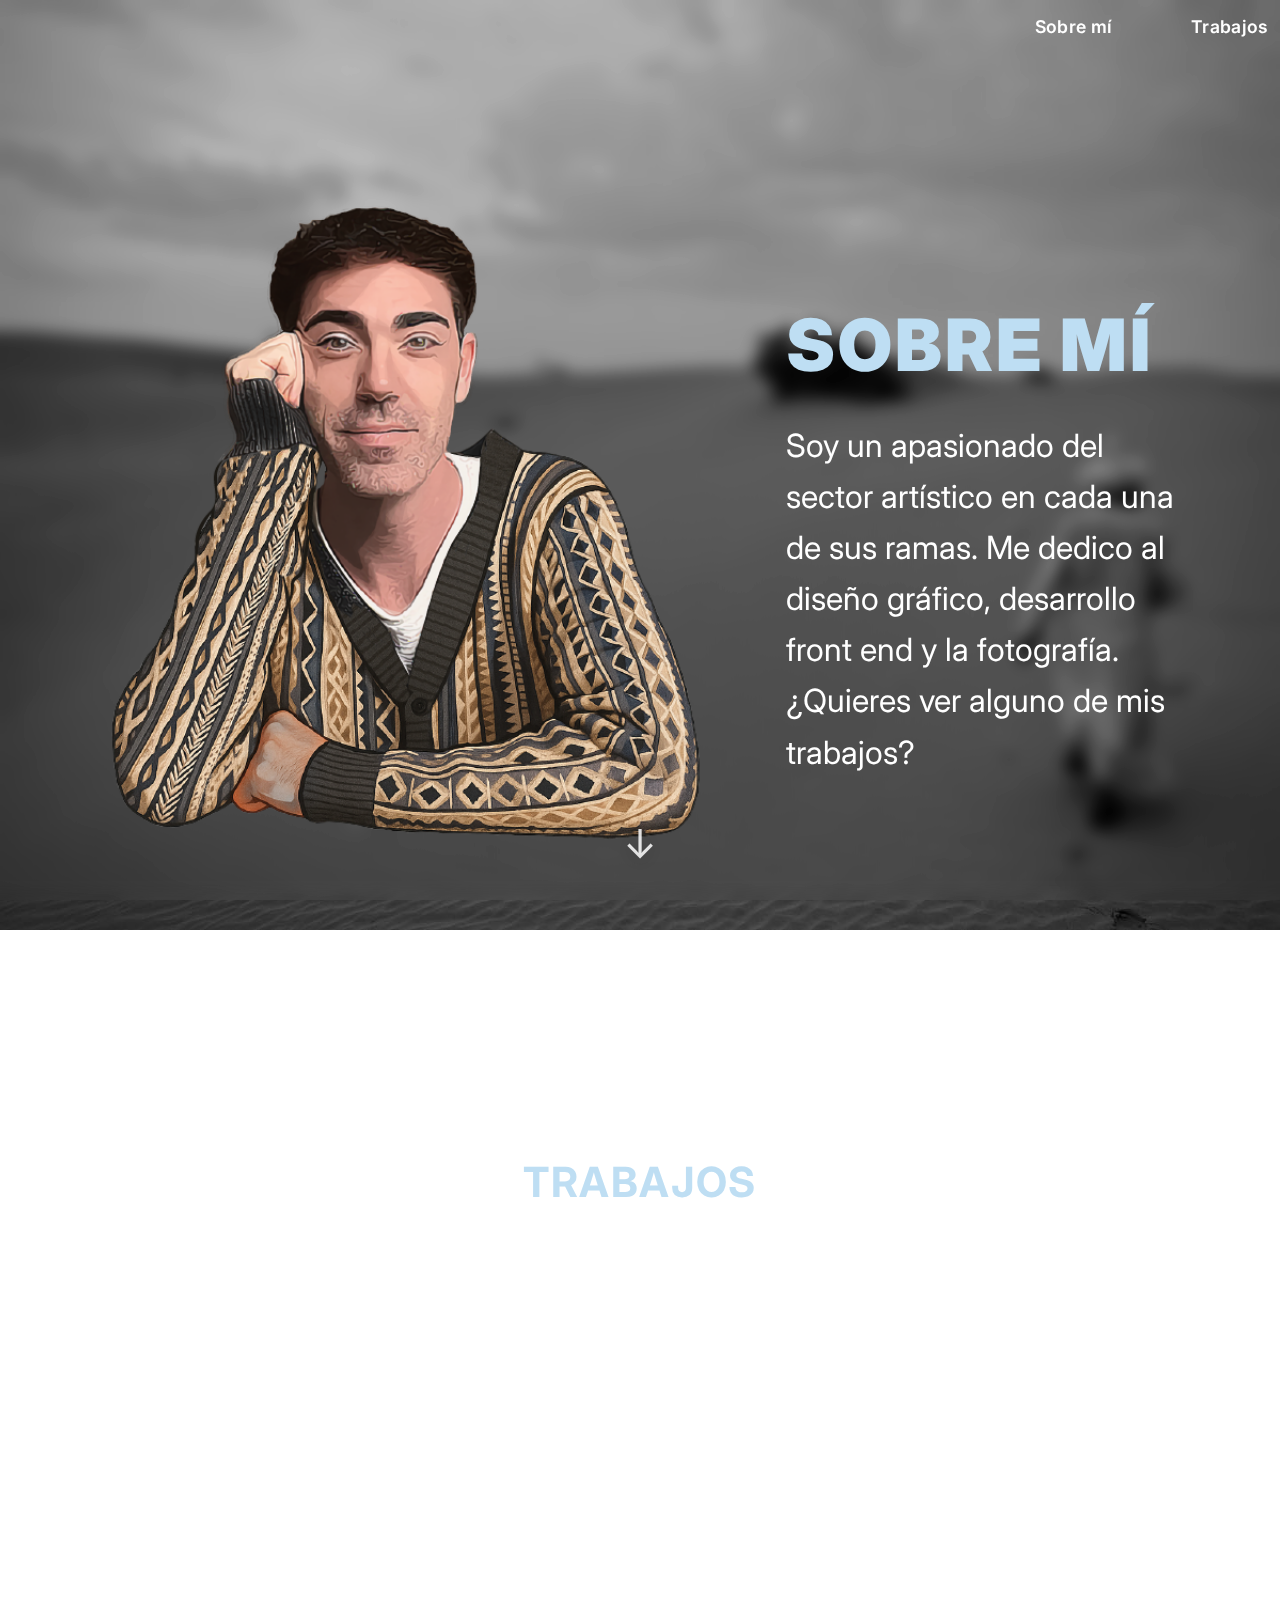
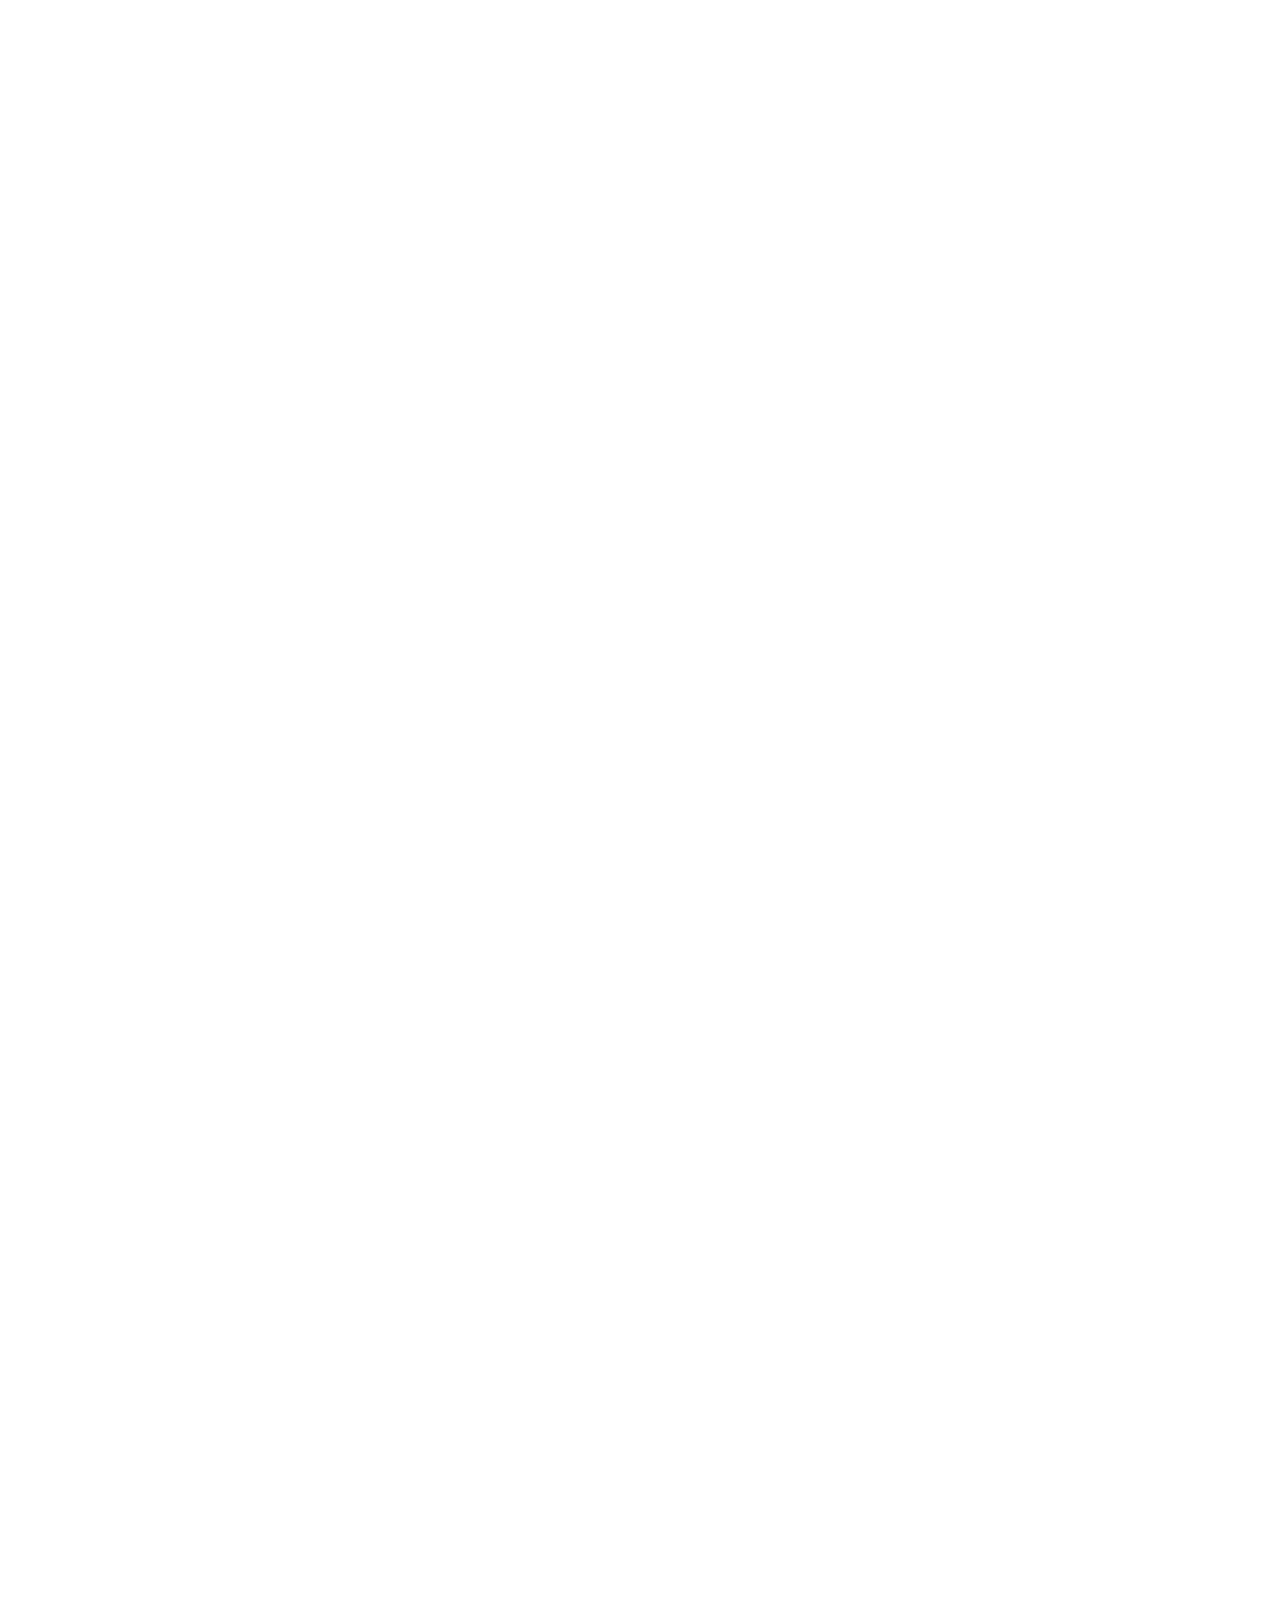
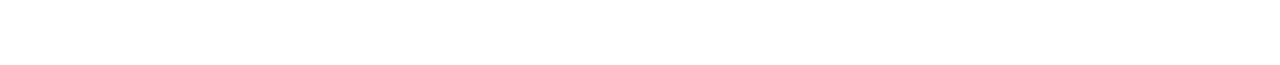
<file: index.html>
<!DOCTYPE html>
<html lang="es">
<head>
    <meta charset="UTF-8">
    <meta name="viewport" content="width=device-width, initial-scale=1.0">
    <title>Portfolio 2025</title>
    <link href="https://fonts.googleapis.com/css2?family=Inter:wght@400;600;900&family=Montserrat:wght@400;600;700;900&display=swap" rel="stylesheet">
    <link rel="stylesheet" href="styles.css">
    <style>
        body {
            background-image: url('./imagenes/fondomain.jpg');
            background-size: cover;
            background-position: center center;
            background-repeat: no-repeat;
            background-attachment: fixed;
        }
        body::before {
            display: none !important;
        }
    </style>
</head>
<body> 
    <header class="header">
        <nav class="nav">
            <a href="#sobre-mi" class="nav-link active">Sobre mí</a>
            <a href="#trabajos" class="nav-link">Trabajos</a>
        </nav>
    </header>

    <main>
        <section id="sobre-mi" class="section" style="background: none; margin-bottom: 0; padding-bottom: 2.5rem;">
            <div class="about-container" style="display: flex; justify-content: flex-start; align-items: center; gap: 4rem; padding-left: 2rem;">
                <img src="imagenes/fotobio.png" alt="Profile" class="profile-img transparent-bg no-crop" style="width: 600px; height: auto;">
                <div class="about-text">
                    <h2 style="text-transform:uppercase; color:var(--accent); font-size:4.5rem; margin-bottom:2rem;">SOBRE MÍ</h2>
                    <p style="font-size:2rem; line-height:1.6; max-width:1200px;">Soy un apasionado del sector artístico en cada una de sus ramas. Me dedico al diseño gráfico, desarrollo front end y la fotografía. ¿Quieres ver alguno de mis trabajos?</p>
                </div>
            </div>
        </section>
        <span class="scroll-down-arrow">&#8595;</span>
        <section id="trabajos" class="section" style="background: none; margin-top: 0; padding-top: 1.5rem;">
            <h1 style="text-align:center; color:var(--accent); text-transform:uppercase; font-size:2.6rem; margin-bottom:1.5rem;">TRABAJOS</h1>
            <h2 style="text-align:center; color:#fff; text-transform:uppercase; margin:3.5rem 0 1.5rem 0;">FOTOGRAFÍA</h2>
            <div class="photo-styles-grid" style="display:grid;grid-template-columns:repeat(4,1fr);gap:2rem;margin:0 auto;padding:1.5rem 0;max-width:100%;">
                <div class="photo-style-card fade-in" data-style="Animal">
                    <img src="imagenes/Animal/Fotografia/Animal/1.jpg" alt="Animales" class="photo-style-img">
                    <div class="card-overlay"></div>
                    <h3>Animales</h3>
                </div>
                <div class="photo-style-card fade-in" data-style="Arquitectura">
                    <img src="imagenes/Animal/Fotografia/Arquitectura/2.jpg" alt="Arquitectura" class="photo-style-img">
                    <div class="card-overlay"></div>
                    <h3>Arquitectura</h3>
                </div>
                <div class="photo-style-card fade-in" data-style="Calle">
                    <img src="imagenes/Animal/Fotografia/Calle/3.jpg" alt="Calle" class="photo-style-img">
                    <div class="card-overlay"></div>
                    <h3>Calle</h3>
                </div>
                <div class="photo-style-card fade-in" data-style="Estilo de vida">
                    <img src="imagenes/Animal/Fotografia/Estilo de vida/6.jpg" alt="Estilo de vida" class="photo-style-img">
                    <div class="card-overlay"></div>
                    <h3>Estilo de vida</h3>
                </div>
                <div class="photo-style-card fade-in" data-style="Naturaleza">
                    <img src="imagenes/Animal/Fotografia/Naturaleza/1.jpg" alt="Naturaleza" class="photo-style-img">
                    <div class="card-overlay"></div>
                    <h3>Naturaleza</h3>
                </div>
                <div class="photo-style-card fade-in" data-style="Paisaje">
                    <img src="imagenes/Animal/Fotografia/Paisaje/1.jpg" alt="Paisaje" class="photo-style-img">
                    <div class="card-overlay"></div>
                    <h3>Paisaje</h3>
                </div>
                <div class="photo-style-card fade-in" data-style="Producto">
                    <img src="imagenes/Animal/Fotografia/Producto/2.jpg" alt="Producto" class="photo-style-img">
                    <div class="card-overlay"></div>
                    <h3>Producto</h3>
                </div>
                <div class="photo-style-card fade-in" data-style="Retratos">
                    <img src="imagenes/Animal/Fotografia/Retratos/1.jpg" alt="Retratos" class="photo-style-img">
                    <div class="card-overlay"></div>
                    <h3>Retratos</h3>
                </div>
            </div>
            <h2 style="text-align:center; color:#fff; text-transform:uppercase; margin:3.5rem 0 1.5rem 0;">DESARROLLO WEB</h2>
            <div class="creative-styles-grid">
                <div class="creative-style-card fade-in" data-style="Nalion">
                    <img src="imagenes/desweb/Nalion/Diseño Cartel película.png" alt="Nalion" class="creative-style-img" style="object-fit:contain;background:#fff;">
                    <div class="card-overlay"></div>
                    <h3>Nalion</h3>
                </div>
                <div class="creative-style-card fade-in" data-style="portfolio">
                    <img src="imagenes/desweb/PORTFO/Presentación(DeskTop).png" alt="Portfolio" class="creative-style-img" style="object-fit:contain;background:#fff;">
                    <div class="card-overlay"></div>
                    <h3>Portfolio</h3>
                </div>
                <div class="creative-style-card fade-in" data-style="playwrong">
                    <img src="imagenes/desweb/playwrong/pw1.png" alt="Playwrong" class="creative-style-img" style="object-fit:contain;background:#fff;">
                    <div class="card-overlay"></div>
                    <h3>Playwrong</h3>
                </div>
                <div class="creative-style-card fade-in" data-style="zapateria">
                    <img src="imagenes/desweb/zapateria/larulla.png" alt="Zapatería" class="creative-style-img" style="object-fit:contain;background:#fff;">
                    <div class="card-overlay"></div>
                    <h3>Zapatería</h3>
                </div>
                <div class="creative-style-card fade-in" data-style="zodiaco">
                    <img src="imagenes/desweb/zodiaco/zodiaco.png" alt="Zodiaco" class="creative-style-img">
                    <div class="card-overlay"></div>
                    <h3>Zodiaco</h3>
                </div>
            </div>
            <h2 style="text-align:center; color:#fff; text-transform:uppercase; margin-bottom:1.5rem;">DISEÑO GRÁFICO</h2>
            <div class="creative-styles-grid">
                <div class="creative-style-card fade-in" data-style="ilustracion">
                    <img src="imagenes/diseño/ilustracion/carteles/banatorrela.jpg" alt="Ilustración" class="creative-style-img">
                    <div class="card-overlay"></div>
                    <h3>Ilustración</h3>
                </div>
                <div class="creative-style-card fade-in" data-style="identidad">
                    <img src="imagenes/diseño/identidad/7Metropolis/Coasters/coaster1.jpg" alt="Identidad Corporativa" class="creative-style-img">
                    <div class="card-overlay"></div>
                    <h3>Identidad Corporativa</h3>
                </div>
                <div class="creative-style-card fade-in" data-style="otros">
                    <img src="imagenes/diseño/otros/Packaging cascos 3D.jpg" alt="Otros Proyectos" class="creative-style-img">
                    <div class="card-overlay"></div>
                    <h3>Otros Proyectos</h3>
                </div>
            </div>
        </section>
    </main>
    <script src="main.js"></script>
    <script>
    // Oculta la flecha cuando se ve la sección fotografía
    const arrow = document.querySelector('.scroll-down-arrow');
    const trabajosSection = document.getElementById('trabajos');
    window.addEventListener('scroll', function() {
        if (!arrow || !trabajosSection) return;
        const trabajosTop = trabajosSection.getBoundingClientRect().top;
        if (trabajosTop <= window.innerHeight * 0.5) {
            document.body.classList.add('foto-active');
        } else {
            document.body.classList.remove('foto-active');
        }
    });
    </script>
</body>
</html>
</file>
<file: styles.css>
:root {
    --accent: #bedef3;
    --glass: rgba(255,255,255,0.7);
    --glass-blur: 18px;
    --text: #23272f;
    --gray: #e0e0e0;
    --shadow: 0 8px 32px 0 rgba(31,38,135,0.12);
}

body, html {
    font-family: 'Inter', 'Montserrat', 'Segoe UI', Arial, sans-serif;
}

body {
  background-image: url('./imagenes/fondomain.jpg') !important;
  background-size: cover !important;
  background-position: center center !important;
  background-repeat: no-repeat !important;
  background-attachment: fixed !important;
  /* El blur solo al fondo, no al contenido */
  min-height: 100vh;
  margin: 0;
  padding: 0;
  position: relative;
}

body::before {
  content: '';
  position: fixed;
  top: 0; left: 0; width: 100vw; height: 100vh;
  z-index: -1;
  background: inherit;
  filter: blur(3px);
  pointer-events: none;
}

html {
    min-height: 100vh;
}

body::before {
    display: none !important;
}

.header,
.section,
.category-content,
#trabajos.section,
.creative-styles-grid,
.photo-styles-grid,
.creative-style-card,
.photo-style-card,
.glass,
.projects-grid,
.gallery,
.gallery-item,
.project-card {
    background: transparent !important;
    box-shadow: none !important;
    backdrop-filter: none !important;
    font-family: inherit;
}

.header {
    position: sticky;
    top: 0;
    width: 100%;
    padding: 0.5rem 0.5rem; /* Reducido para header más estrecho */
    background: transparent !important;
    backdrop-filter: none !important;
    z-index: 1000;
    box-shadow: none;
}

.nav {
    display: flex;
    justify-content: flex-end; /* Navbar alineado a la derecha */
    gap: 2.5rem;
    width: 100%;
    max-width: 1400px;
    margin: 0 auto;
}

.nav-link {
    text-decoration: none;
    color: #fff !important;
    font-weight: 600;
    font-size: 1.1rem;
    letter-spacing: 0.02em;
    padding: 0.5rem 1.2rem;
    border-radius: 8px;
    background: transparent !important;
    transition: color 0.2s, background 0.2s;
    position: relative;
    border: none;
}
.nav-link.active, .nav-link:hover {
    color: #fff !important;
    background: transparent !important;
}

.section {
    padding: 7rem 2rem 3rem;
    min-height: 100vh;
    max-width: 1400px;
    margin: 0 auto;
    background: none !important;
}

.glass {
    background: var(--glass);
    backdrop-filter: blur(var(--glass-blur));
    border-radius: 24px;
    box-shadow: var(--shadow);
}

/* Elimina o comenta los estilos de category-tabs, tab-btn, subcategory-tabs, sub-tab si ya no existen en el HTML */

.category-content {
    display: none;
    padding: 2.5rem 2rem 2rem;
    margin-bottom: 2rem;
    animation: fadeIn 0.7s;
}
.category-content.active {
    display: block;
}

.sub-content {
    display: none;
    animation: fadeIn 0.7s;
}
.sub-content.active {
    display: block;
}

.projects-grid {
    display: grid;
    grid-template-columns: repeat(auto-fit, minmax(320px, 1fr));
    gap: 2.5rem;
    margin: 0 auto;
}

.project-card {
    position: relative;
    background: var(--glass);
    border-radius: 18px;
    overflow: hidden;
    box-shadow: var(--shadow);
    transition: transform 0.25s, box-shadow 0.25s;
    cursor: pointer;
}
.project-card:hover {
    transform: translateY(-8px) scale(1.03);
    box-shadow: 0 8px 32px 0 rgba(255,107,53,0.13);
}
.project-img {
    width: 100%;
    height: 220px;
    object-fit: cover;
    display: block;
    transition: filter 0.3s;
}
.project-card:hover .project-img {
    filter: brightness(0.92) blur(1px);
}
.project-overlay {
    position: absolute;
    left: 0; right: 0; bottom: 0;
    background: linear-gradient(0deg, rgba(255,107,53,0.92) 0%, rgba(255,255,255,0.0) 100%);
    color: #fff;
    padding: 1.2rem 1rem 1.5rem;
    opacity: 0;
    pointer-events: none;
    transition: opacity 0.3s;
    border-radius: 0 0 18px 18px;
}
.project-card:hover .project-overlay {
    opacity: 1;
    pointer-events: auto;
}
.project-overlay h3 {
    font-size: 1.2rem;
    font-weight: 900;
    margin-bottom: 0.3rem;
}
.project-overlay p {
    font-size: 0.98rem;
    margin-bottom: 0.7rem;
}
.view-btn {
    background: #fff;
    color: var(--accent);
    border: none;
    border-radius: 8px;
    padding: 0.4rem 1.2rem;
    font-weight: 600;
    font-size: 0.98rem;
    cursor: pointer;
    box-shadow: 0 2px 8px 0 rgba(255,107,53,0.10);
    transition: background 0.2s, color 0.2s;
}
.view-btn:hover {
    background: var(--accent);
    color: #fff;
}

/* Galería Fotografía */
.gallery {
    display: grid;
    grid-template-columns: repeat(auto-fit, minmax(250px, 1fr));
    gap: 2rem;
    margin: 0 auto;
    padding: 1rem;
}
.gallery-item {
    cursor: pointer;
    position: relative;
    background: transparent;
    transition: transform 0.3s, filter 0.3s;
    display: flex;
    align-items: center;
    justify-content: center;
}
.gallery-item:hover {
    transform: scale(1.04);
}
.gallery-img {
    width: 100%;
    height: auto;
    object-fit: contain;
    transition: all 0.3s cubic-bezier(0.4, 0, 0.2, 1);
    filter: drop-shadow(0 4px 16px rgba(0, 0, 0, 0.15));
    max-height: 280px;
}
.gallery-item:hover .gallery-img {
    transform: translateY(-8px);
    filter: drop-shadow(0 12px 24px rgba(0, 0, 0, 0.2));
}

.fullscreen-modal {
    display: none;
    position: fixed;
    z-index: 9999;
    left: 0;
    top: 0;
    width: 100vw;
    height: 100vh;
    opacity: 0;
    transition: opacity 0.3s ease;
    backdrop-filter: blur(12px);
}

.fullscreen-modal.active {
    display: flex;
    opacity: 1;
    align-items: center;
    justify-content: center;
}

.modal-content {
    position: relative;
    display: flex;
    align-items: center;
    justify-content: center;
    width: 100%;
    height: 100%;
}

.modal-nav {
    position: fixed;
    top: 50%;
    transform: translateY(-50%);
    background: none;
    border: none;
    color: #fff;
    font-size: 3rem;
    cursor: pointer;
    width: 60px;
    height: 60px;
    display: flex;
    align-items: center;
    justify-content: center;
    transition: color 0.2s, transform 0.2s;
    z-index: 10000;
    opacity: 0.8;
}

.modal-nav:hover {
    color: var(--accent);
    transform: translateY(-50%) scale(1.1);
    opacity: 1;
}

.modal-prev {
    left: 2rem;
}

.modal-next {
    right: 2rem;
}

.modal-img {
    max-width: 95vw;
    max-height: 95vh;
    object-fit: contain;
    border-radius: 0;
    box-shadow: 0 8px 32px rgba(0, 0, 0, 0.3);
}

.close-modal {
    position: fixed;
    top: 2rem;
    right: 2rem;
    width: 48px;
    height: 48px;
    background: none;
    border: none;
    color: #fff;
    font-size: 2.5rem;
    cursor: pointer;
    display: flex;
    align-items: center;
    justify-content: center;
    transition: color 0.2s, transform 0.2s;
    z-index: 10000;
}

.close-modal:hover {
    color: var(--accent);
    transform: scale(1.1);
}

/* Sobre mí */
.about-container {
    display: flex;
    gap: 3.5rem;
    align-items: center;
    max-width: 1100px;
    margin: 0 auto;
    padding: 2.5rem 0;
}
.profile-img {
    width: 260px;
    height: 340px;
    object-fit: cover;
    border-radius: 24px;
    box-shadow: 0 8px 32px 0 rgba(31,38,135,0.13);
    background: #fff;
}
.profile-img.no-crop {
    object-fit: contain !important;
    width: 260px;
    height: 340px;
    background: none !important;
    box-shadow: none !important;
    border-radius: 24px;
    display: block;
}
.square-img {
    aspect-ratio: 1/1 !important;
    width: 100%;
    height: auto;
    object-fit: cover !important;
    border-radius: 18px !important;
    background: #18191c;
    display: block;
}
.about-text {
    flex: 1;
    font-size: 1.15rem;
    color: #fff;
    background: none;
    padding: 0 1rem;
    max-width: 420px;
    word-break: break-word;
}
.about-text h2 {
    font-size: 2.2rem;
    font-weight: 900;
    margin-bottom: 1.2rem;
    color: var(--accent);
}
#sobre-mi::before {
    content: '';
    position: fixed;
    left: 0;
    right: 0;
    top: 0;
    width: 100vw;
    height: 100vh;
    backdrop-filter: blur(8px) brightness(1.1);
    pointer-events: none;
    z-index: -1;
}

#sobre-mi.section {
    position: relative;
    background: none;
    border-radius: 0;
    box-shadow: none;
    padding-bottom: 2.5rem !important;
    margin-bottom: 0 !important;
}

/* Estilos Fotográficos */
.photo-styles-grid {
    display: grid;
    grid-template-columns: repeat(auto-fit, minmax(220px, 1fr));
    gap: 2rem;
    margin: 0 auto;
    padding: 1.5rem 0;
}
.photo-style-card {
    aspect-ratio: 1/1 !important;
    width: 100%;
    height: auto;
    min-height: 0;
    display: flex;
    align-items: stretch;
    justify-content: stretch;
    position: relative;
    background: transparent !important;
    box-shadow: none !important;
    border-radius: 0 !important;
    overflow: hidden;
    padding: 0;
    cursor: pointer;
    transition: transform 0.22s, box-shadow 0.22s;
}
.photo-style-card:hover {
    transform: translateY(-6px) scale(1.03);
    box-shadow: 0 8px 32px 0 rgba(255,107,53,0.13);
}
.photo-style-img {
    width: 100%;
    height: 100%;
    aspect-ratio: 1/1 !important;
    object-fit: cover !important;
    border-radius: 0 !important;
    display: block;
    position: absolute;
    top: 0; left: 0; right: 0; bottom: 0;
    z-index: 1;
    transition: transform 0.3s ease;
}
.photo-style-card:hover .photo-style-img {
    transform: scale(1.08);
}
.card-overlay {
    position: absolute;
    top: 0; left: 0; right: 0; bottom: 0;
    background: rgba(10,10,10,0.55);
    z-index: 2;
    display: flex;
    align-items: center;
    justify-content: center;
    pointer-events: none;
    transition: background 0.3s;
}
.photo-style-card h3,
.creative-style-card h3 {
    position: absolute;
    top: 50%;
    left: 50%;
    transform: translate(-50%, -50%);
    z-index: 3;
    color: #fff;
    font-size: 1.25rem;
    font-weight: 800;
    text-align: center;
    margin: 0;
    letter-spacing: 0.01em;
    text-shadow: 0 2px 12px rgba(0,0,0,0.25);
    pointer-events: none;
    width: 90%;
}

/* Cards de desarrollo web y diseño gráfico igual que fotografía */
.creative-style-card {
    aspect-ratio: 1/1 !important;
    width: 100%;
    height: auto;
    min-height: 0;
    display: flex;
    align-items: stretch;
    justify-content: stretch;
    position: relative;
    background: transparent !important;
    box-shadow: none !important;
    border-radius: 0 !important;
    overflow: hidden;
    padding: 0;
    cursor: pointer;
    transition: transform 0.22s, box-shadow 0.22s;
}

.creative-styles-grid {
    display: grid;
    grid-template-columns: repeat(auto-fit, minmax(220px, 1fr));
    gap: 2rem;
    margin: 0 auto;
    padding: 1.5rem 0;
    max-width: 100%;
}

.creative-style-img {
    width: 100%;
    height: 100%;
    aspect-ratio: 1/1 !important;
    object-fit: cover !important;
    border-radius: 0 !important;
    display: block;
    position: absolute;
    top: 0; left: 0; right: 0; bottom: 0;
    z-index: 1;
    transition: filter 0.3s, transform 0.3s;
}

.creative-style-card h3 {
    position: absolute;
    top: 50%;
    left: 50%;
    transform: translate(-50%, -50%);
    z-index: 3;
    color: #fff;
    font-size: 1.25rem;
    font-weight: 800;
    text-align: center;
    margin: 0;
    letter-spacing: 0.01em;
    text-shadow: 0 2px 12px rgba(0,0,0,0.25);
    pointer-events: none;
    width: 90%;
}

.card-overlay {
    position: absolute;
    top: 0; left: 0; right: 0; bottom: 0;
    background: rgba(10,10,10,0.55);
    z-index: 2;
    display: flex;
    align-items: center;
    justify-content: center;
    pointer-events: none;
    transition: background 0.3s;
}

.creative-style-card:hover .creative-style-img {
    filter: brightness(0.7) blur(1px);
    transform: scale(1.04);
}

.creative-style-card:hover .card-overlay {
    background: rgba(10,10,10,0.7);
}

/* Oculta la flecha cuando se ve la sección fotografía */
body.foto-active .scroll-down-arrow {
    display: none !important;
}

/* Animaciones */
.fade-in {
    opacity: 0;
    transform: translateY(30px);
    transition: opacity 0.7s cubic-bezier(.4,0,.2,1), transform 0.7s cubic-bezier(.4,0,.2,1);
}
.visible {
    opacity: 1;
    transform: none;
}
@keyframes fadeIn {
    from { opacity: 0; transform: translateY(30px); }
    to { opacity: 1; transform: none; }
}

/* Flecha animada scroll */
.scroll-down-arrow {
    position: fixed;
    left: 50%;
    bottom: 32px;
    transform: translateX(-50%);
    z-index: 1200;
    animation: bounceDown 1.3s infinite;
    font-size: 2.5rem;
    color: #fff;
    opacity: 0.85;
    filter: drop-shadow(0 2px 8px rgba(0,0,0,0.18));
    cursor: pointer;
    transition: color 0.2s;
}
.scroll-down-arrow:hover {
    color: var(--accent);
}
@keyframes bounceDown {
    0%, 100% { transform: translateX(-50%) translateY(0); }
    50% { transform: translateX(-50%) translateY(18px); }
}

/* Fondo para galeria_creativa */
#creative-bg {
    position: fixed;
    top: 0;
    left: 0;
    width: 100vw;
    height: 100vh;
    z-index: -2;
    overflow: hidden;
}
#creative-bg img {
    width: 100vw;
    height: 100vh;
    object-fit: cover;
    filter: blur(12px) brightness(0.7);
    pointer-events: none;
    user-select: none;
}
#creative-bg .overlay {
    display: none;
}

/* Títulos principales en mayúsculas, naranja y grandes */
#sobre-mi .about-text h2,
#trabajos.section h1 {
    text-transform: uppercase;
    color: #1A2238;
    letter-spacing: 0.04em;
    font-size: 2.6rem;
}

/* Títulos de sección en mayúsculas y blanco */
#trabajos.section h2 {
    text-transform: uppercase;
    color: #fff;
    letter-spacing: 0.01em;
    font-size: 1.6rem;
}

/* Ajuste para evitar herencia no deseada en otros h2 */
#trabajos.section h2:not([style*="color:#fff"]) {
    color: #fff !important;
    text-transform: lowercase !important;
}

/* Responsive */
@media (max-width: 900px) {
    .about-container {
        flex-direction: column;
        gap: 2rem;
        padding: 1.5rem 0;
    }
    .profile-img {
        width: 100%;
        height: 260px;
    }
}
@media (max-width: 600px) {
    .section {
        padding: 5rem 0.5rem 2rem;
    }
    .category-tabs {
        flex-direction: column;
        gap: 0.7rem;
    }
    .projects-grid, .gallery {
        grid-template-columns: 1fr;
        gap: 1.2rem;
    }
    .about-text h2 {
        font-size: 1.4rem;
    }
}

/* Imagen fondo para la sección trabajos */
#trabajos.section {
  background: url('./imagenes/fondo.jpg') center top no-repeat;
  background-size: 100vw auto;
  margin-top: 0;
  padding-top: 0;
}

/* Efecto de overlay y blur solo para la galería fotográfica */
body.galeria-foto-bg::before {
  content: '';
  position: fixed;
  top: 0; left: 0; width: 100vw; height: 100vh;
  z-index: -1;
  background: inherit;
  filter: blur(3px);
  pointer-events: none;
  display: block !important;
}
body.galeria-foto-bg::after {
  content: '';
  position: fixed;
  top: 0; left: 0; width: 100vw; height: 100vh;
  z-index: 0;
  background: rgba(20,22,30,0.55); /* Overlay oscuro solo para galeria */
  pointer-events: none;
}

/* Fondo para la página de galería */
body.galeria-foto-bg {
    background: url('./imagenes/fondomain.jpg') center center / cover no-repeat fixed !important;
    width: 100vw;
    min-height: 100vh;
    margin: 0;
    padding: 0;
    overflow-x: hidden;
}

body.galeria-foto-bg::before {
    content: '';
    position: fixed;
    top: 0;
    left: 0;
    width: 100vw;
    height: 100vh;
    background: inherit;
    filter: blur(8px);
    z-index: -1;
    pointer-events: none;
}

body.galeria-foto-bg::after {
    content: '';
    position: fixed;
    top: 0;
    left: 0;
    width: 100vw;
    height: 100vh;
    background: rgba(0,0,0,0.4);
    z-index: -1;
    pointer-events: none;
}

/* Estilos para el encabezado de la galería */
.gallery-cascade-header {
    display: flex;
    align-items: center;
    justify-content: space-between;
    padding: 1.5rem 2rem;
    position: sticky;
    top: 0;
    z-index: 100;
    background: rgba(0,0,0,0.3);
    backdrop-filter: blur(10px);
}

.gallery-cascade-title {
    color: #fff;
    font-size: 2rem;
    font-weight: 900;
    margin: 0;
}

.gallery-close-btn {
    position: fixed;
    top: 1.5rem;
    right: 2rem;
    width: 48px;
    height: 48px;
    background: none;
    border: none;
    color: #fff;
    font-size: 2.5rem;
    cursor: pointer;
    display: flex;
    align-items: center;
    justify-content: center;
    transition: color 0.2s, transform 0.2s;
    z-index: 1000;
}

.gallery-close-btn:hover {
    color: var(--accent);
    transform: scale(1.1);
}
</file>
